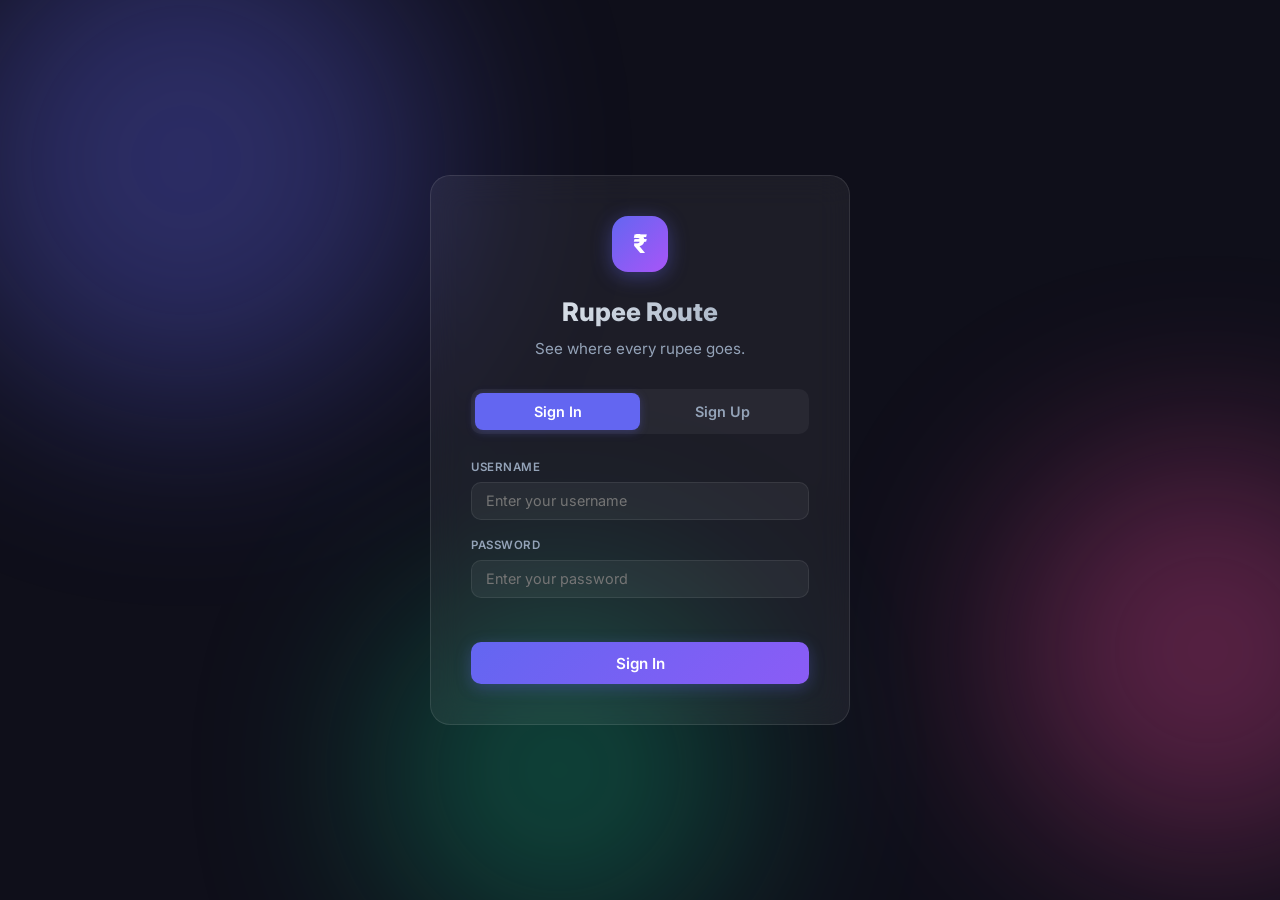
<file: login.html>
<!DOCTYPE html>
<html lang="en">
<head>
  <meta charset="UTF-8">
  <meta name="viewport" content="width=device-width, initial-scale=1.0">
  <title>Rupee Route - Login</title>
  <link rel="preconnect" href="https://fonts.googleapis.com">
  <link rel="preconnect" href="https://fonts.gstatic.com" crossorigin>
  <link href="https://fonts.googleapis.com/css2?family=Inter:wght@400;500;600;700;800&display=swap" rel="stylesheet">
  <link rel="stylesheet" href="./static/style.css">
</head>
<body>
  <div class="bg-blobs" aria-hidden="true">
    <div class="blob blob-1"></div>
    <div class="blob blob-2"></div>
    <div class="blob blob-3"></div>
  </div>

  <div class="auth-page">
    <div class="auth-card glass">
      <div class="auth-header">
        <div class="logo">&#8377;</div>
        <h1>Rupee Route</h1>
        <p class="subtitle">See where every rupee goes.</p>
      </div>

      <div class="auth-tabs">
        <button class="auth-tab active" data-tab="login">Sign In</button>
        <button class="auth-tab" data-tab="register">Sign Up</button>
      </div>

      <form id="login-form" class="auth-form">
        <div class="field">
          <label for="login-username">Username</label>
          <input type="text" id="login-username" placeholder="Enter your username" required autocomplete="username">
        </div>
        <div class="field">
          <label for="login-password">Password</label>
          <input type="password" id="login-password" placeholder="Enter your password" required autocomplete="current-password">
        </div>
        <div id="login-error" class="auth-error"></div>
        <button type="submit" class="btn-primary">Sign In</button>
      </form>

      <form id="register-form" class="auth-form" style="display: none;">
        <div class="field">
          <label for="reg-display">Display Name</label>
          <input type="text" id="reg-display" placeholder="What should we call you?" autocomplete="name">
        </div>
        <div class="field">
          <label for="reg-username">Username</label>
          <input type="text" id="reg-username" placeholder="Choose a username" required autocomplete="username" minlength="3">
        </div>
        <div class="field">
          <label for="reg-password">Password</label>
          <input type="password" id="reg-password" placeholder="Create a password" required autocomplete="new-password" minlength="4">
        </div>
        <div id="register-error" class="auth-error"></div>
        <button type="submit" class="btn-primary">Create Account</button>
      </form>
    </div>
  </div>

  <script>
    const USERS_KEY = "rupee_route_static_users_v1";
    const AUTH_KEY = "rupee_route_static_user_v1";

    const tabs = document.querySelectorAll(".auth-tab");
    const loginForm = document.getElementById("login-form");
    const registerForm = document.getElementById("register-form");

    function readUsers() {
      const raw = localStorage.getItem(USERS_KEY);
      if (!raw) return [];
      try {
        return JSON.parse(raw);
      } catch {
        return [];
      }
    }

    function writeUsers(users) {
      localStorage.setItem(USERS_KEY, JSON.stringify(users));
    }

    function openApp() {
      window.location.href = "./index.html";
    }

    const existing = localStorage.getItem(AUTH_KEY);
    if (existing) openApp();

    tabs.forEach((tab) => {
      tab.addEventListener("click", () => {
        tabs.forEach((t) => t.classList.remove("active"));
        tab.classList.add("active");
        if (tab.dataset.tab === "login") {
          loginForm.style.display = "block";
          registerForm.style.display = "none";
        } else {
          loginForm.style.display = "none";
          registerForm.style.display = "block";
        }
        document.getElementById("login-error").textContent = "";
        document.getElementById("register-error").textContent = "";
      });
    });

    loginForm.addEventListener("submit", (e) => {
      e.preventDefault();
      const errEl = document.getElementById("login-error");
      errEl.textContent = "";

      const username = document.getElementById("login-username").value.trim().toLowerCase();
      const password = document.getElementById("login-password").value;
      const user = readUsers().find((u) => u.username === username && u.password === password);

      if (!user) {
        errEl.textContent = "Invalid username or password";
        return;
      }

      localStorage.setItem(AUTH_KEY, JSON.stringify({ username: user.username, display_name: user.display_name }));
      openApp();
    });

    registerForm.addEventListener("submit", (e) => {
      e.preventDefault();
      const errEl = document.getElementById("register-error");
      errEl.textContent = "";

      const username = document.getElementById("reg-username").value.trim().toLowerCase();
      const password = document.getElementById("reg-password").value;
      const displayName = (document.getElementById("reg-display").value.trim() || username);

      if (username.length < 3) {
        errEl.textContent = "Username must be at least 3 characters";
        return;
      }
      if (password.length < 4) {
        errEl.textContent = "Password must be at least 4 characters";
        return;
      }

      const users = readUsers();
      if (users.some((u) => u.username === username)) {
        errEl.textContent = "Username already taken";
        return;
      }

      users.push({ username, password, display_name: displayName });
      writeUsers(users);
      localStorage.setItem(AUTH_KEY, JSON.stringify({ username, display_name: displayName }));
      openApp();
    });
  </script>
</body>
</html>
</file>
<file: static/style.css>
@import url('https://fonts.googleapis.com/css2?family=Inter:wght@400;500;600;700;800&display=swap');

:root {
  --bg: #0f0f1a;
  --bg-secondary: #1a1a2e;
  --surface: rgba(255, 255, 255, 0.06);
  --surface-hover: rgba(255, 255, 255, 0.1);
  --text: #f1f5f9;
  --text-secondary: #94a3b8;
  --primary: #6366f1;
  --primary-hover: #818cf8;
  --primary-glow: rgba(99, 102, 241, 0.25);
  --danger: #ef4444;
  --danger-hover: #f87171;
  --border: rgba(255, 255, 255, 0.08);
  --shadow: 0 4px 24px rgba(0, 0, 0, 0.3);
  --radius: 16px;
  --glass: rgba(255, 255, 255, 0.04);
  --glass-border: rgba(255, 255, 255, 0.1);
}

*, *::before, *::after {
  box-sizing: border-box;
  margin: 0;
  padding: 0;
}

body {
  font-family: 'Inter', -apple-system, BlinkMacSystemFont, "Segoe UI", sans-serif;
  background: var(--bg);
  color: var(--text);
  line-height: 1.6;
  min-height: 100vh;
  overflow-x: hidden;
  position: relative;
}

/* Animated background blobs */
.bg-blobs {
  position: fixed;
  inset: 0;
  z-index: 0;
  pointer-events: none;
  overflow: hidden;
}

.blob {
  position: absolute;
  border-radius: 50%;
  filter: blur(100px);
  opacity: 0.35;
  animation: float 20s ease-in-out infinite;
}

.blob-1 {
  width: 500px;
  height: 500px;
  background: #6366f1;
  top: -10%;
  left: -5%;
  animation-delay: 0s;
}

.blob-2 {
  width: 400px;
  height: 400px;
  background: #ec4899;
  top: 50%;
  right: -10%;
  animation-delay: -7s;
}

.blob-3 {
  width: 350px;
  height: 350px;
  background: #10b981;
  bottom: -5%;
  left: 30%;
  animation-delay: -14s;
}

@keyframes float {
  0%, 100% { transform: translate(0, 0) scale(1); }
  33% { transform: translate(30px, -40px) scale(1.05); }
  66% { transform: translate(-20px, 30px) scale(0.95); }
}

.app {
  position: relative;
  z-index: 1;
  max-width: 1200px;
  margin: 0 auto;
  padding: 2rem 1.5rem 3rem;
}

/* Header */
header {
  text-align: center;
  margin-bottom: 2rem;
}

.logo {
  display: inline-flex;
  align-items: center;
  justify-content: center;
  width: 56px;
  height: 56px;
  border-radius: 16px;
  background: linear-gradient(135deg, #6366f1, #a855f7);
  font-size: 1.6rem;
  font-weight: 800;
  color: white;
  margin-bottom: 0.75rem;
  box-shadow: 0 4px 20px rgba(99, 102, 241, 0.4);
}

header h1 {
  font-size: 2.2rem;
  font-weight: 800;
  letter-spacing: -0.03em;
  background: linear-gradient(135deg, #f1f5f9, #94a3b8);
  -webkit-background-clip: text;
  -webkit-text-fill-color: transparent;
  background-clip: text;
}

.subtitle {
  color: var(--text-secondary);
  font-size: 0.95rem;
  margin-top: 0.3rem;
}

/* Stats strip */
.stats-strip {
  display: grid;
  grid-template-columns: repeat(4, 1fr);
  gap: 1rem;
  margin-bottom: 1.75rem;
}

.stat-card {
  display: flex;
  align-items: center;
  gap: 0.85rem;
  padding: 1rem 1.15rem;
  background: var(--surface);
  backdrop-filter: blur(12px);
  border: 1px solid var(--glass-border);
  border-radius: 14px;
  transition: transform 0.2s, box-shadow 0.2s;
}

.stat-card:hover {
  transform: translateY(-2px);
  box-shadow: 0 8px 24px rgba(0, 0, 0, 0.3);
}

.stat-icon {
  flex-shrink: 0;
  width: 42px;
  height: 42px;
  border-radius: 12px;
  display: flex;
  align-items: center;
  justify-content: center;
  font-size: 1.1rem;
  font-weight: 700;
  color: white;
}

.stat-label {
  display: block;
  font-size: 0.72rem;
  font-weight: 600;
  color: var(--text-secondary);
  text-transform: uppercase;
  letter-spacing: 0.06em;
}

.stat-value {
  font-size: 1.25rem;
  font-weight: 700;
}

/* Layout */
.layout {
  display: grid;
  grid-template-columns: 370px 1fr;
  gap: 1.5rem;
  align-items: start;
}

/* Glass card */
.card {
  padding: 1.5rem;
  border-radius: var(--radius);
  box-shadow: var(--shadow);
}

.glass {
  background: var(--surface);
  backdrop-filter: blur(16px);
  border: 1px solid var(--glass-border);
}

.card + .card {
  margin-top: 1.5rem;
}

.card h2 {
  font-size: 1rem;
  font-weight: 700;
  margin-bottom: 1rem;
  color: var(--text);
}

.card-header {
  display: flex;
  justify-content: space-between;
  align-items: center;
  margin-bottom: 1rem;
}

.card-header h2 {
  margin-bottom: 0;
}

.badge {
  display: inline-flex;
  align-items: center;
  justify-content: center;
  min-width: 24px;
  height: 24px;
  padding: 0 8px;
  border-radius: 12px;
  background: var(--primary);
  color: white;
  font-size: 0.75rem;
  font-weight: 700;
}

/* Form */
.field {
  margin-bottom: 0.85rem;
}

.field label {
  display: block;
  font-size: 0.72rem;
  font-weight: 600;
  color: var(--text-secondary);
  margin-bottom: 0.35rem;
  text-transform: uppercase;
  letter-spacing: 0.05em;
}

input[type="text"],
input[type="password"],
input[type="number"],
input[type="date"],
select {
  width: 100%;
  padding: 0.6rem 0.85rem;
  border: 1.5px solid var(--border);
  border-radius: 10px;
  font-size: 0.9rem;
  font-family: inherit;
  color: var(--text);
  background: rgba(255, 255, 255, 0.05);
  transition: all 0.2s;
}

input:focus, select:focus {
  outline: none;
  border-color: var(--primary);
  box-shadow: 0 0 0 3px var(--primary-glow);
  background: rgba(255, 255, 255, 0.08);
}

select option {
  background: var(--bg-secondary);
  color: var(--text);
}

.input-prefix {
  display: flex;
  align-items: center;
  border: 1.5px solid var(--border);
  border-radius: 10px;
  overflow: hidden;
  background: rgba(255, 255, 255, 0.05);
  transition: all 0.2s;
}

.input-prefix:focus-within {
  border-color: var(--primary);
  box-shadow: 0 0 0 3px var(--primary-glow);
  background: rgba(255, 255, 255, 0.08);
}

.input-prefix span {
  padding: 0.6rem 0 0.6rem 0.85rem;
  color: var(--text-secondary);
  font-weight: 600;
  font-size: 1rem;
}

.input-prefix input {
  border: none;
  padding-left: 0.35rem;
  background: transparent;
}

.input-prefix input:focus {
  box-shadow: none;
}

.btn-primary {
  width: 100%;
  padding: 0.7rem;
  background: linear-gradient(135deg, #6366f1, #8b5cf6);
  color: white;
  border: none;
  border-radius: 10px;
  font-size: 0.95rem;
  font-weight: 600;
  font-family: inherit;
  cursor: pointer;
  transition: all 0.2s;
  margin-top: 0.3rem;
  display: flex;
  align-items: center;
  justify-content: center;
  gap: 0.4rem;
  box-shadow: 0 4px 16px rgba(99, 102, 241, 0.3);
}

.btn-primary:hover {
  transform: translateY(-1px);
  box-shadow: 0 6px 20px rgba(99, 102, 241, 0.45);
}

.btn-primary:active {
  transform: translateY(0);
}

.btn-icon {
  font-size: 1.2rem;
  font-weight: 300;
  line-height: 1;
}

.btn-secondary {
  padding: 0.6rem 1.1rem;
  background: transparent;
  color: var(--text-secondary);
  border: 1.5px solid var(--border);
  border-radius: 10px;
  font-size: 0.85rem;
  font-family: inherit;
  cursor: pointer;
  transition: all 0.2s;
  align-self: end;
}

.btn-secondary:hover {
  border-color: var(--text-secondary);
  color: var(--text);
  background: rgba(255, 255, 255, 0.05);
}

/* Chart */
.chart-card {
  text-align: center;
}

.chart-container {
  position: relative;
  width: 220px;
  height: 220px;
  margin: 0.5rem auto 1rem;
}

.chart-center {
  position: absolute;
  top: 50%;
  left: 50%;
  transform: translate(-50%, -50%);
  text-align: center;
  pointer-events: none;
}

.chart-center-label {
  display: block;
  font-size: 0.7rem;
  font-weight: 600;
  color: var(--text-secondary);
  text-transform: uppercase;
  letter-spacing: 0.06em;
}

.chart-center-value {
  display: block;
  font-size: 1.2rem;
  font-weight: 800;
  color: var(--text);
}

.chart-legend {
  display: flex;
  flex-wrap: wrap;
  gap: 0.5rem 1rem;
  justify-content: center;
}

.legend-item {
  display: flex;
  align-items: center;
  gap: 0.35rem;
  font-size: 0.78rem;
  color: var(--text-secondary);
}

.legend-dot {
  width: 10px;
  height: 10px;
  border-radius: 3px;
  flex-shrink: 0;
}

.legend-pct {
  font-weight: 600;
  color: var(--text);
  margin-left: 0.15rem;
}

/* Filters */
.filter-row {
  display: flex;
  gap: 0.75rem;
  align-items: end;
  flex-wrap: wrap;
}

.filter-row .field {
  flex: 1;
  min-width: 120px;
  margin-bottom: 0;
}

/* Expense list */
.expense-list {
  max-height: 560px;
  overflow-y: auto;
  scrollbar-width: thin;
  scrollbar-color: rgba(255,255,255,0.1) transparent;
}

.expense-list::-webkit-scrollbar {
  width: 5px;
}

.expense-list::-webkit-scrollbar-track {
  background: transparent;
}

.expense-list::-webkit-scrollbar-thumb {
  background: rgba(255,255,255,0.1);
  border-radius: 3px;
}

.expense-item {
  display: flex;
  align-items: center;
  gap: 0.85rem;
  padding: 0.85rem;
  margin-bottom: 0.5rem;
  border-radius: 12px;
  background: rgba(255, 255, 255, 0.03);
  border: 1px solid transparent;
  transition: all 0.2s;
  animation: slideIn 0.3s ease;
}

.expense-item:hover {
  background: var(--surface-hover);
  border-color: var(--glass-border);
}

@keyframes slideIn {
  from { opacity: 0; transform: translateX(-10px); }
  to { opacity: 1; transform: translateX(0); }
}

.expense-cat {
  flex-shrink: 0;
  width: 42px;
  height: 42px;
  border-radius: 12px;
  display: flex;
  align-items: center;
  justify-content: center;
  font-size: 1.15rem;
  background: rgba(99, 102, 241, 0.15);
}

.expense-details {
  flex: 1;
  min-width: 0;
}

.expense-desc {
  font-weight: 600;
  font-size: 0.9rem;
  white-space: nowrap;
  overflow: hidden;
  text-overflow: ellipsis;
}

.expense-meta {
  font-size: 0.75rem;
  color: var(--text-secondary);
  margin-top: 0.15rem;
}

.expense-amount {
  font-weight: 700;
  font-size: 1rem;
  white-space: nowrap;
  color: #a5b4fc;
}

.expense-delete {
  flex-shrink: 0;
  width: 32px;
  height: 32px;
  border: none;
  background: transparent;
  color: var(--text-secondary);
  border-radius: 8px;
  cursor: pointer;
  display: flex;
  align-items: center;
  justify-content: center;
  font-size: 1.15rem;
  transition: all 0.2s;
}

.expense-delete:hover {
  background: rgba(239, 68, 68, 0.15);
  color: var(--danger-hover);
}

.empty-state {
  text-align: center;
  color: var(--text-secondary);
  padding: 3rem 1rem;
}

.empty-icon {
  font-size: 2.5rem;
  margin-bottom: 0.75rem;
}

.empty-state p {
  font-weight: 600;
  color: var(--text);
  margin-bottom: 0.25rem;
}

.empty-state span {
  font-size: 0.85rem;
}

/* Toast */
.toast {
  position: fixed;
  bottom: 1.5rem;
  right: 1.5rem;
  background: linear-gradient(135deg, #1e293b, #334155);
  color: white;
  padding: 0.85rem 1.5rem;
  border-radius: 12px;
  font-size: 0.9rem;
  font-weight: 500;
  box-shadow: 0 8px 32px rgba(0, 0, 0, 0.3);
  border: 1px solid rgba(255, 255, 255, 0.1);
  opacity: 0;
  transform: translateY(16px) scale(0.95);
  transition: all 0.3s cubic-bezier(0.34, 1.56, 0.64, 1);
  z-index: 100;
}

.toast.show {
  opacity: 1;
  transform: translateY(0) scale(1);
}

/* Auth page */
.auth-page {
  position: relative;
  z-index: 1;
  min-height: 100vh;
  display: flex;
  align-items: center;
  justify-content: center;
  padding: 2rem;
}

.auth-card {
  width: 100%;
  max-width: 420px;
  padding: 2.5rem;
  border-radius: 20px;
  animation: cardIn 0.5s ease;
}

@keyframes cardIn {
  from { opacity: 0; transform: translateY(20px) scale(0.97); }
  to { opacity: 1; transform: translateY(0) scale(1); }
}

.auth-header {
  text-align: center;
  margin-bottom: 1.75rem;
}

.auth-header h1 {
  font-size: 1.6rem;
  font-weight: 800;
  background: linear-gradient(135deg, #f1f5f9, #94a3b8);
  -webkit-background-clip: text;
  -webkit-text-fill-color: transparent;
  background-clip: text;
  margin-top: 0.5rem;
}

.auth-header .subtitle {
  margin-top: 0.25rem;
}

.auth-tabs {
  display: flex;
  gap: 0;
  margin-bottom: 1.5rem;
  background: rgba(255, 255, 255, 0.05);
  border-radius: 10px;
  padding: 4px;
}

.auth-tab {
  flex: 1;
  padding: 0.6rem;
  border: none;
  background: transparent;
  color: var(--text-secondary);
  font-size: 0.9rem;
  font-weight: 600;
  font-family: inherit;
  cursor: pointer;
  border-radius: 8px;
  transition: all 0.2s;
}

.auth-tab.active {
  background: var(--primary);
  color: white;
  box-shadow: 0 2px 10px rgba(99, 102, 241, 0.3);
}

.auth-form .field {
  margin-bottom: 1rem;
}

.auth-error {
  color: #f87171;
  font-size: 0.85rem;
  font-weight: 500;
  margin-bottom: 0.75rem;
  min-height: 1.2em;
}

/* User bar */
.user-bar {
  display: flex;
  align-items: center;
  justify-content: flex-end;
  gap: 0.75rem;
  margin-bottom: 0.5rem;
}

.user-greeting {
  font-size: 0.85rem;
  color: var(--text-secondary);
}

.user-greeting strong {
  color: var(--text);
  font-weight: 600;
}

.btn-logout {
  padding: 0.4rem 0.9rem;
  background: rgba(239, 68, 68, 0.12);
  color: #f87171;
  border: 1px solid rgba(239, 68, 68, 0.2);
  border-radius: 8px;
  font-size: 0.8rem;
  font-weight: 600;
  font-family: inherit;
  cursor: pointer;
  transition: all 0.2s;
}

.btn-logout:hover {
  background: rgba(239, 68, 68, 0.2);
  border-color: rgba(239, 68, 68, 0.35);
}

/* Responsive */
@media (max-width: 900px) {
  .stats-strip {
    grid-template-columns: repeat(2, 1fr);
  }

  .layout {
    grid-template-columns: 1fr;
  }
}

@media (max-width: 500px) {
  .stats-strip {
    grid-template-columns: 1fr;
  }

  .filter-row {
    flex-direction: column;
  }

  .app {
    padding: 1rem;
  }

  header h1 {
    font-size: 1.6rem;
  }
}
</file>
